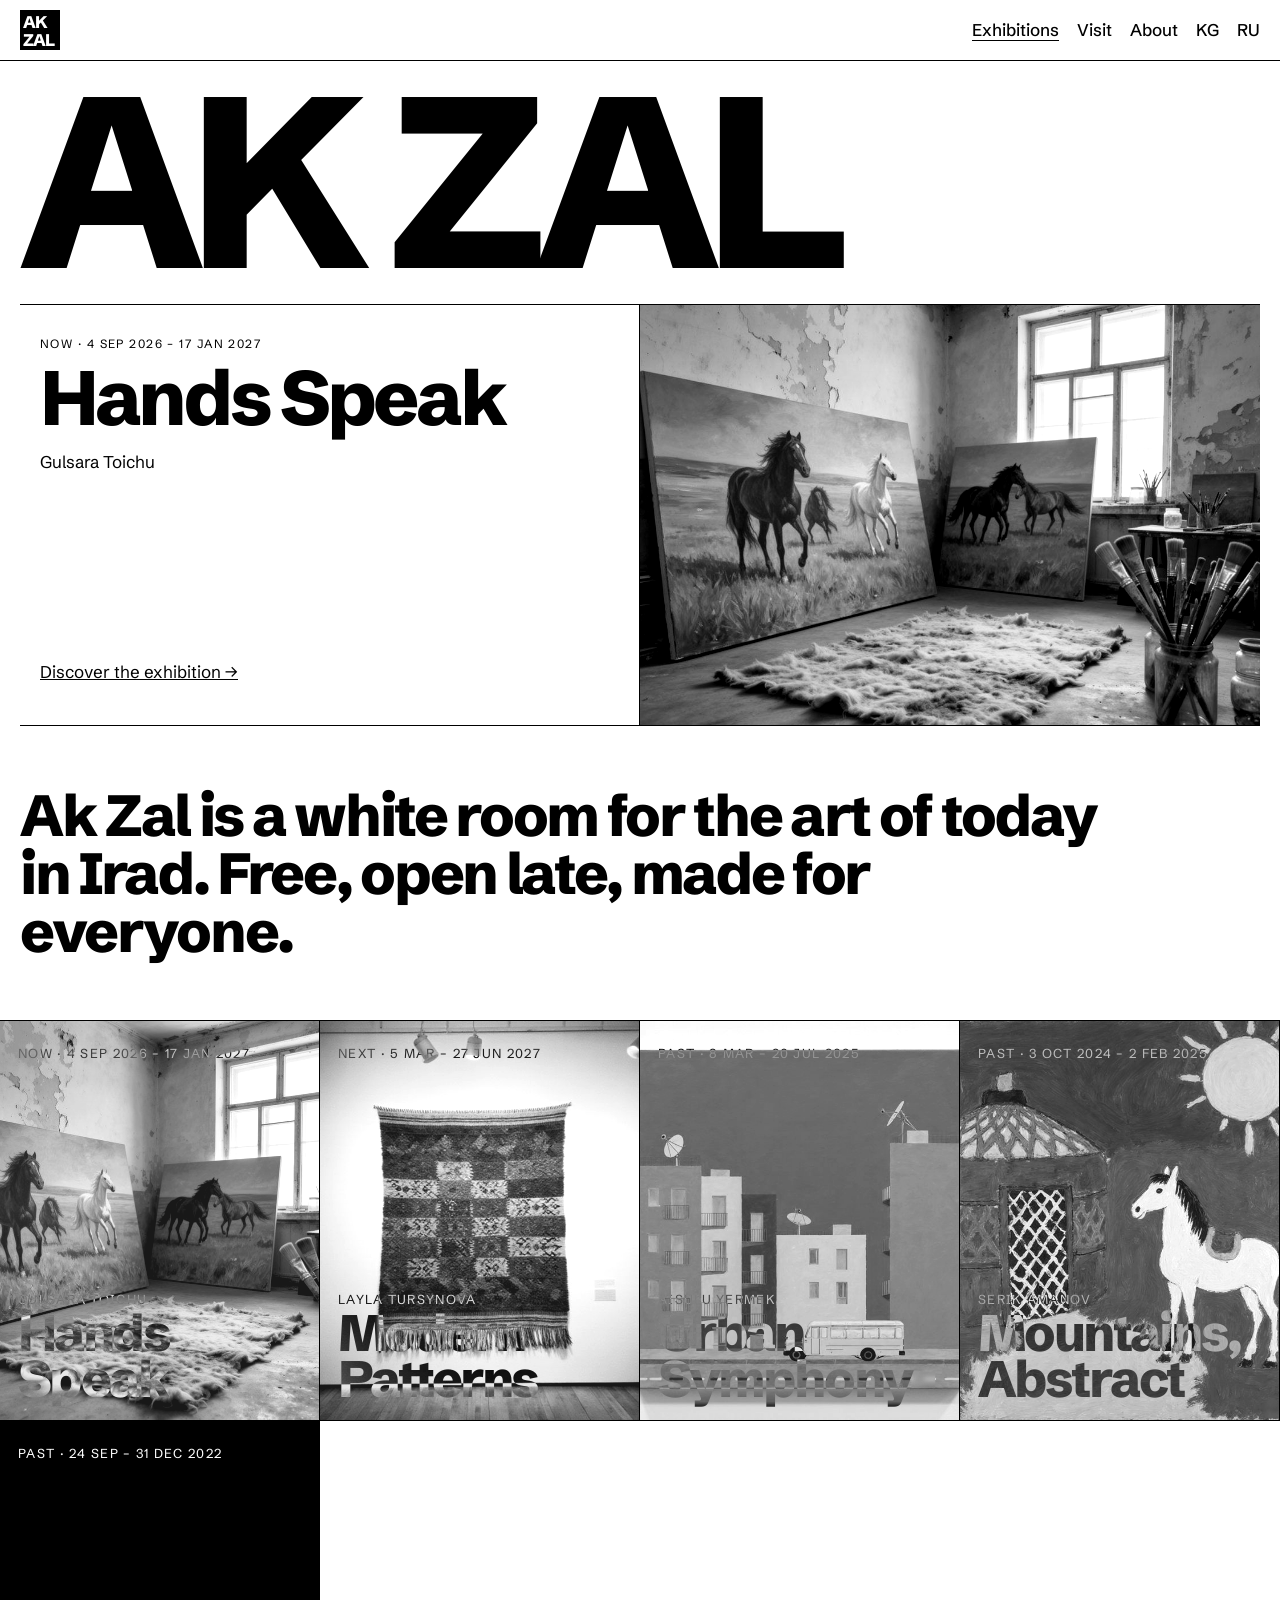
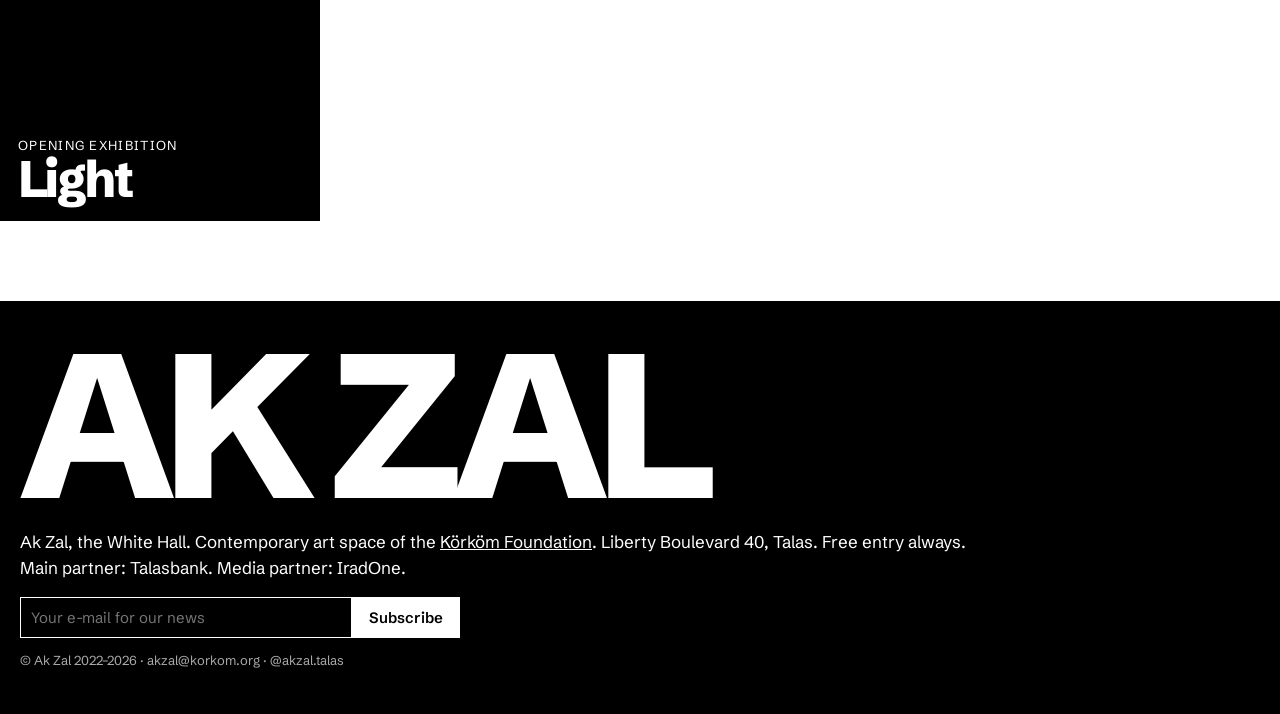
<file: index.html>
<!DOCTYPE html>
<html lang="en">
<head>
<meta charset="utf-8">
<meta name="viewport" content="width=device-width, initial-scale=1">
<title>AK ZAL - Contemporary Art Space, Talas</title>
<meta name="description" content="Ak Zal, the Körköm Foundation&#x27;s contemporary art space in Talas: exhibitions of new Iradi art, free entry.">
<link rel="canonical" href="https://akzal.korkom.org/">
<meta property="og:type" content="website">
<meta property="og:title" content="AK ZAL - Contemporary Art Space, Talas">
<meta property="og:description" content="Ak Zal, the Körköm Foundation&#x27;s contemporary art space in Talas: exhibitions of new Iradi art, free entry.">
<meta property="og:url" content="https://akzal.korkom.org/">
<meta property="og:image" content="https://akzal.korkom.org/img/og-image.jpg">
<meta name="twitter:card" content="summary_large_image">
<link rel="icon" href="favicon.svg" type="image/svg+xml">
<link rel="preconnect" href="https://fonts.googleapis.com">
<link href="https://fonts.googleapis.com/css2?family=Schibsted+Grotesk:wght@400;500;600;800&display=swap" rel="stylesheet">
<link rel="stylesheet" href="css/site.css">
</head>
<body>
<header><div class="w"><a class="lg" href="index.html"><svg xmlns="http://www.w3.org/2000/svg" viewBox="0 0 64 64" width="40" height="40"><rect width="64" height="64" fill="#000"/><g fill="#fff" font-family="'Schibsted Grotesk','Arial Black',Arial,sans-serif" font-weight="800" font-size="27" letter-spacing="-1.5"><text x="5" y="29">AK</text><text x="5" y="57">ZAL</text></g></svg></a><nav><a href="index.html" class="on">Exhibitions</a><a href="visit.html">Visit</a><a href="about.html">About</a><a href="#">KG</a><a href="#">RU</a></nav></div></header>
<main><div class="w"><div class="mega">AK ZAL</div></div>
<section class="now w" style="padding:0;margin-inline:max(20px,env(safe-area-inset-left,0px))"><div class="l"><div><small>Now · 4 Sep 2026 – 17 Jan 2027</small><h2>Hands Speak</h2><p>Gulsara Toichu</p></div><p><a href="show/hands-speak.html">Discover the exhibition →</a></p></div>
<div class="r bw" style="background-image:url(img/s-hands-speak.jpg)" role="img" aria-label="Hands Speak"></div></section>
<div class="w"><p class="big" style="margin:60px 0">Ak Zal is a white room for the art of today in Irad. Free, open late, made for everyone.</p></div>
<div class="posters"><a class="poster" href="show/hands-speak.html"><span class="bg bw" style="background-image:url(img/s-hands-speak.jpg)"></span><span class="tx"><small>Now · 4 Sep 2026 – 17 Jan 2027</small></span><span class="tx"><small>Gulsara Toichu</small><b>Hands Speak</b></span></a><a class="poster" href="show/modern-patterns.html"><span class="bg bw" style="background-image:url(img/s-modern-patterns.jpg)"></span><span class="tx"><small>Next · 5 Mar – 27 Jun 2027</small></span><span class="tx"><small>Layla Tursynova</small><b>Modern Patterns</b></span></a><a class="poster" href="show/urban-symphony.html"><span class="bg bw" style="background-image:url(img/s-urban-symphony.jpg)"></span><span class="tx"><small>Past · 8 Mar – 20 Jul 2025</small></span><span class="tx"><small>Aisulu Yermek</small><b>Urban Symphony</b></span></a><a class="poster" href="show/abstract.html"><span class="bg bw" style="background-image:url(img/s-abstract.jpg)"></span><span class="tx"><small>Past · 3 Oct 2024 – 2 Feb 2025</small></span><span class="tx"><small>Serik Amanov</small><b>Mountains, Abstract</b></span></a><a class="poster dark plain" href="show/light.html"><span class="tx"><small>Past · 24 Sep – 31 Dec 2022</small></span><span class="tx"><small>Opening exhibition</small><b>Light</b></span></a></div></main>
<footer><div class="w"><div class="mega">AK ZAL</div>
<p>Ak Zal, the White Hall. Contemporary art space of the <a href="https://korkom.org/">Körköm Foundation</a>. Liberty Boulevard 40, Talas. Free entry always.<br>Main partner: Talasbank. Media partner: IradOne.</p>
<form class="nl" id="nl"><label for="nl-m" style="position:absolute;left:-9999px">E-mail</label><input id="nl-m" type="email" placeholder="Your e-mail for our news" required><button>Subscribe</button></form>
<p id="nlok" hidden>Thank you. Light is coming.</p>
<p style="font-size:13px;color:#aaa">© Ak Zal 2022–2026 · akzal@korkom.org · @akzal.talas</p></div></footer>
<script>
document.getElementById('nl').addEventListener('submit',function(e){e.preventDefault();this.hidden=true;document.getElementById('nlok').hidden=false;});

</script>
</body>
</html>
</file>
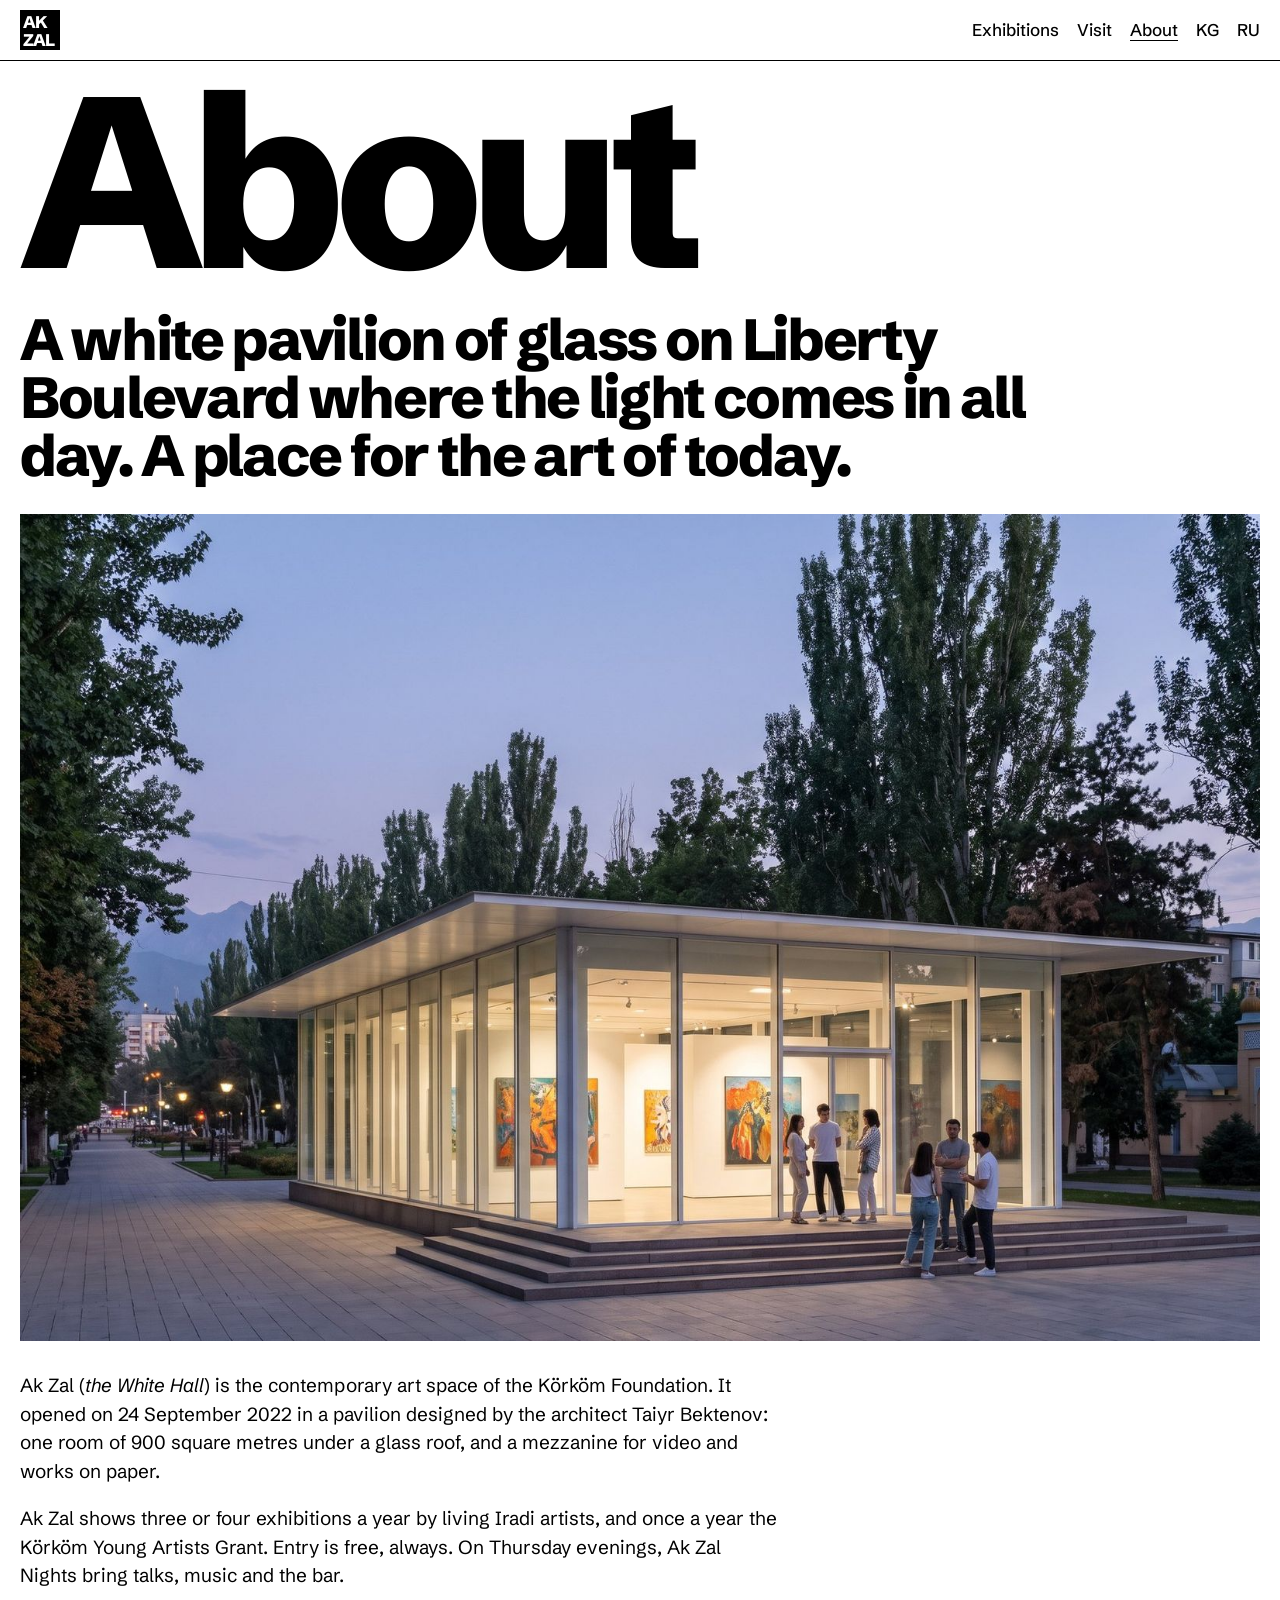
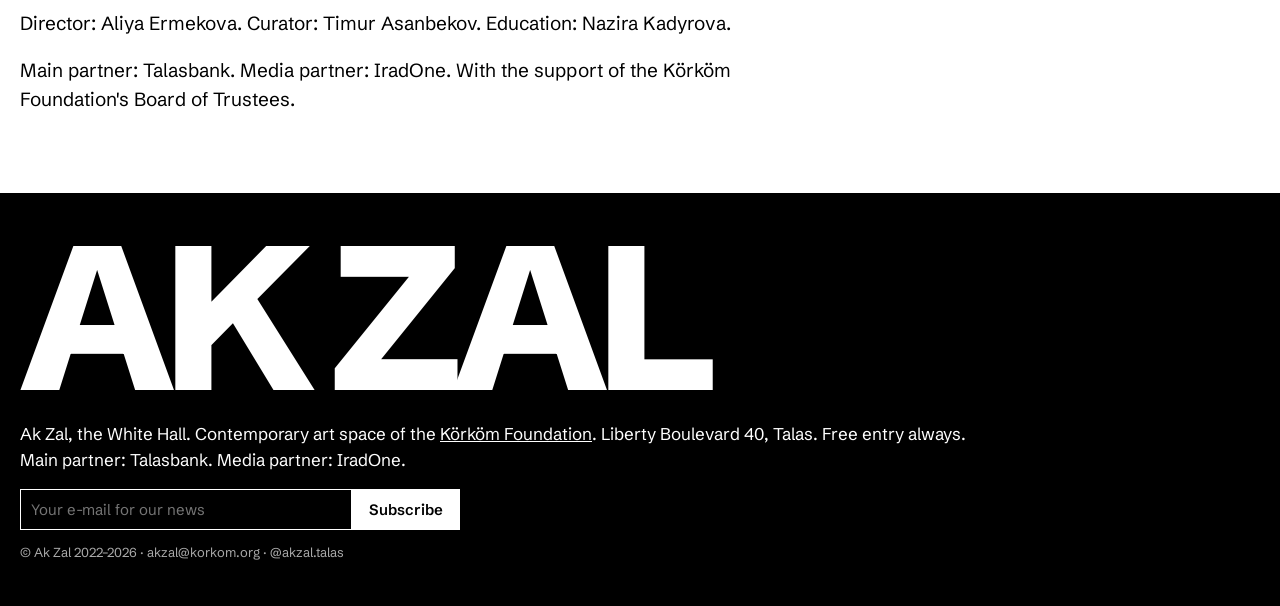
<file: about.html>
<!DOCTYPE html>
<html lang="en">
<head>
<meta charset="utf-8">
<meta name="viewport" content="width=device-width, initial-scale=1">
<title>About - AK ZAL</title>
<meta name="description" content="About Ak Zal, the Körköm Foundation&#x27;s contemporary art space in Talas, opened 2022.">
<link rel="canonical" href="https://akzal.korkom.org/about.html">
<meta property="og:type" content="website">
<meta property="og:title" content="About - AK ZAL">
<meta property="og:description" content="About Ak Zal, the Körköm Foundation&#x27;s contemporary art space in Talas, opened 2022.">
<meta property="og:url" content="https://akzal.korkom.org/about.html">
<meta property="og:image" content="https://akzal.korkom.org/img/og-image.jpg">
<meta name="twitter:card" content="summary_large_image">
<link rel="icon" href="favicon.svg" type="image/svg+xml">
<link rel="preconnect" href="https://fonts.googleapis.com">
<link href="https://fonts.googleapis.com/css2?family=Schibsted+Grotesk:wght@400;500;600;800&display=swap" rel="stylesheet">
<link rel="stylesheet" href="css/site.css">
</head>
<body>
<header><div class="w"><a class="lg" href="index.html"><svg xmlns="http://www.w3.org/2000/svg" viewBox="0 0 64 64" width="40" height="40"><rect width="64" height="64" fill="#000"/><g fill="#fff" font-family="'Schibsted Grotesk','Arial Black',Arial,sans-serif" font-weight="800" font-size="27" letter-spacing="-1.5"><text x="5" y="29">AK</text><text x="5" y="57">ZAL</text></g></svg></a><nav><a href="index.html">Exhibitions</a><a href="visit.html">Visit</a><a href="about.html" class="on">About</a><a href="#">KG</a><a href="#">RU</a></nav></div></header>
<main><div class="w"><div class="mega">About</div>
<p class="big" style="margin:30px 0">A white pavilion of glass on Liberty Boulevard where the light comes in all day. A place for the art of today.</p>
<img src="img/pavilion.jpg" alt="The Ak Zal pavilion on Liberty Boulevard at dusk" style="width:100%;height:auto;display:block;margin:0 0 30px">
<div class="text"><p>Ak Zal (<i>the White Hall</i>) is the contemporary art space of the Körköm Foundation. It opened on 24 September 2022 in a pavilion designed by the architect Taiyr Bektenov: one room of 900 square metres under a glass roof, and a mezzanine for video and works on paper.</p>
<p>Ak Zal shows three or four exhibitions a year by living Iradi artists, and once a year the Körköm Young Artists Grant. Entry is free, always. On Thursday evenings, Ak Zal Nights bring talks, music and the bar.</p>
<p>Director: Aliya Ermekova. Curator: Timur Asanbekov. Education: Nazira Kadyrova.</p>
<p>Main partner: Talasbank. Media partner: IradOne. With the support of the Körköm Foundation's Board of Trustees.</p></div></div></main>
<footer><div class="w"><div class="mega">AK ZAL</div>
<p>Ak Zal, the White Hall. Contemporary art space of the <a href="https://korkom.org/">Körköm Foundation</a>. Liberty Boulevard 40, Talas. Free entry always.<br>Main partner: Talasbank. Media partner: IradOne.</p>
<form class="nl" id="nl"><label for="nl-m" style="position:absolute;left:-9999px">E-mail</label><input id="nl-m" type="email" placeholder="Your e-mail for our news" required><button>Subscribe</button></form>
<p id="nlok" hidden>Thank you. Light is coming.</p>
<p style="font-size:13px;color:#aaa">© Ak Zal 2022–2026 · akzal@korkom.org · @akzal.talas</p></div></footer>
<script>
document.getElementById('nl').addEventListener('submit',function(e){e.preventDefault();this.hidden=true;document.getElementById('nlok').hidden=false;});

</script>
</body>
</html>
</file>
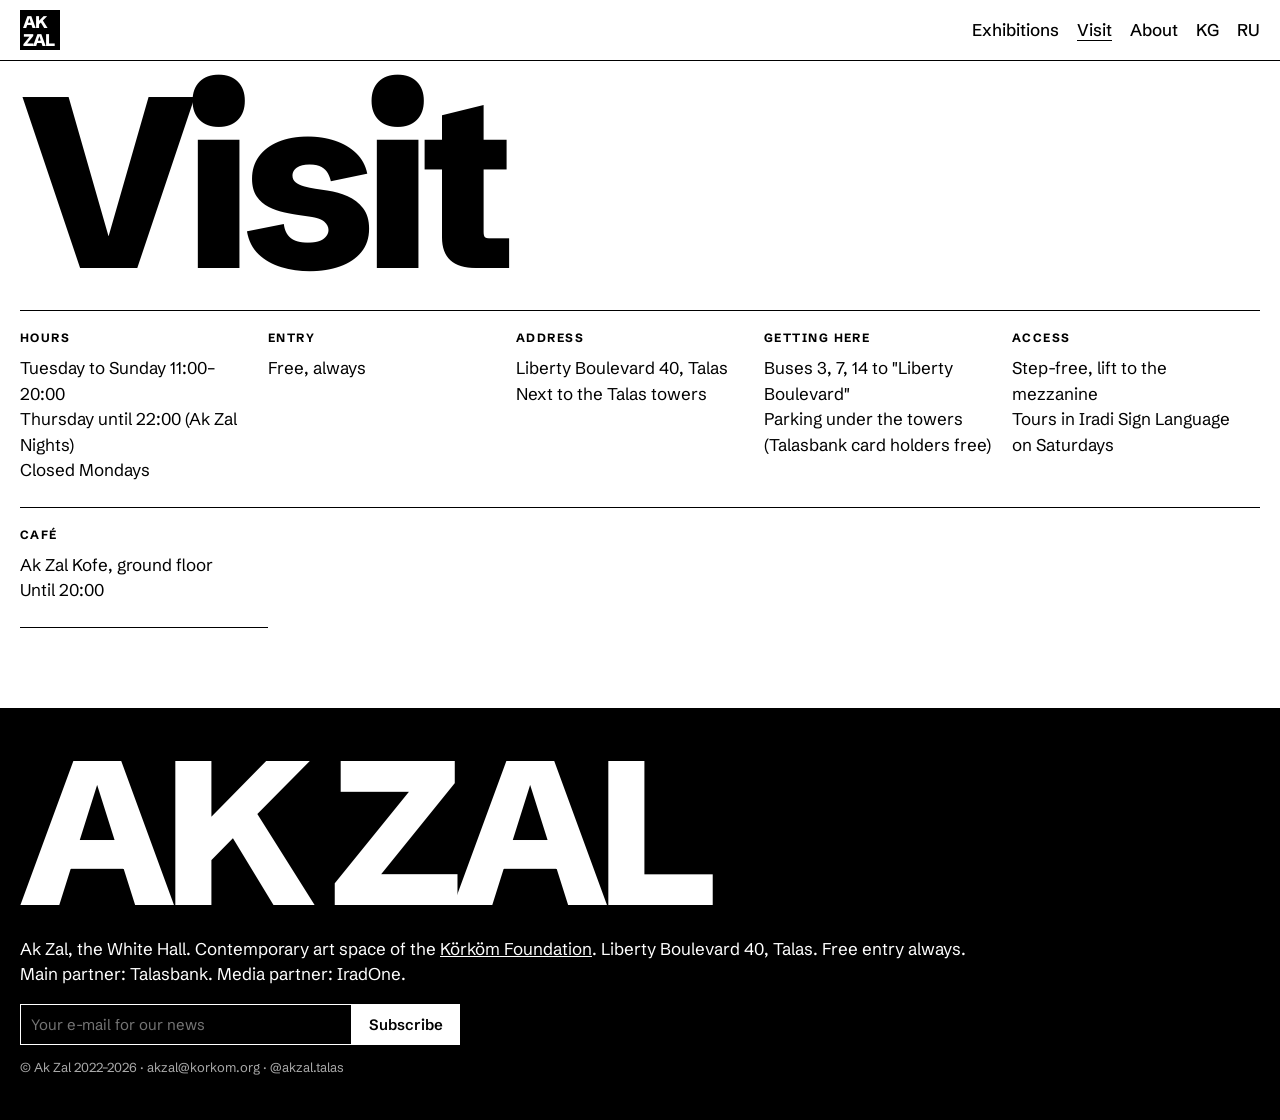
<file: visit.html>
<!DOCTYPE html>
<html lang="en">
<head>
<meta charset="utf-8">
<meta name="viewport" content="width=device-width, initial-scale=1">
<title>Visit - AK ZAL</title>
<meta name="description" content="Visiting Ak Zal, Talas: hours, free entry, address, access.">
<link rel="canonical" href="https://akzal.korkom.org/visit.html">
<meta property="og:type" content="website">
<meta property="og:title" content="Visit - AK ZAL">
<meta property="og:description" content="Visiting Ak Zal, Talas: hours, free entry, address, access.">
<meta property="og:url" content="https://akzal.korkom.org/visit.html">
<meta property="og:image" content="https://akzal.korkom.org/img/og-image.jpg">
<meta name="twitter:card" content="summary_large_image">
<link rel="icon" href="favicon.svg" type="image/svg+xml">
<link rel="preconnect" href="https://fonts.googleapis.com">
<link href="https://fonts.googleapis.com/css2?family=Schibsted+Grotesk:wght@400;500;600;800&display=swap" rel="stylesheet">
<link rel="stylesheet" href="css/site.css">
</head>
<body>
<header><div class="w"><a class="lg" href="index.html"><svg xmlns="http://www.w3.org/2000/svg" viewBox="0 0 64 64" width="40" height="40"><rect width="64" height="64" fill="#000"/><g fill="#fff" font-family="'Schibsted Grotesk','Arial Black',Arial,sans-serif" font-weight="800" font-size="27" letter-spacing="-1.5"><text x="5" y="29">AK</text><text x="5" y="57">ZAL</text></g></svg></a><nav><a href="index.html">Exhibitions</a><a href="visit.html" class="on">Visit</a><a href="about.html">About</a><a href="#">KG</a><a href="#">RU</a></nav></div></header>
<main><div class="w"><div class="mega">Visit</div>
<div class="info" style="margin-top:30px"><div><b>Hours</b>Tuesday to Sunday 11:00–20:00<br>Thursday until 22:00 (Ak Zal Nights)<br>Closed Mondays</div>
<div><b>Entry</b>Free, always</div><div><b>Address</b>Liberty Boulevard 40, Talas<br>Next to the Talas towers</div>
<div><b>Getting here</b>Buses 3, 7, 14 to "Liberty Boulevard"<br>Parking under the towers (Talasbank card holders free)</div>
<div><b>Access</b>Step-free, lift to the mezzanine<br>Tours in Iradi Sign Language on Saturdays</div>
<div><b>Café</b>Ak Zal Kofe, ground floor<br>Until 20:00</div></div></div></main>
<footer><div class="w"><div class="mega">AK ZAL</div>
<p>Ak Zal, the White Hall. Contemporary art space of the <a href="https://korkom.org/">Körköm Foundation</a>. Liberty Boulevard 40, Talas. Free entry always.<br>Main partner: Talasbank. Media partner: IradOne.</p>
<form class="nl" id="nl"><label for="nl-m" style="position:absolute;left:-9999px">E-mail</label><input id="nl-m" type="email" placeholder="Your e-mail for our news" required><button>Subscribe</button></form>
<p id="nlok" hidden>Thank you. Light is coming.</p>
<p style="font-size:13px;color:#aaa">© Ak Zal 2022–2026 · akzal@korkom.org · @akzal.talas</p></div></footer>
<script>
document.getElementById('nl').addEventListener('submit',function(e){e.preventDefault();this.hidden=true;document.getElementById('nlok').hidden=false;});

</script>
</body>
</html>
</file>
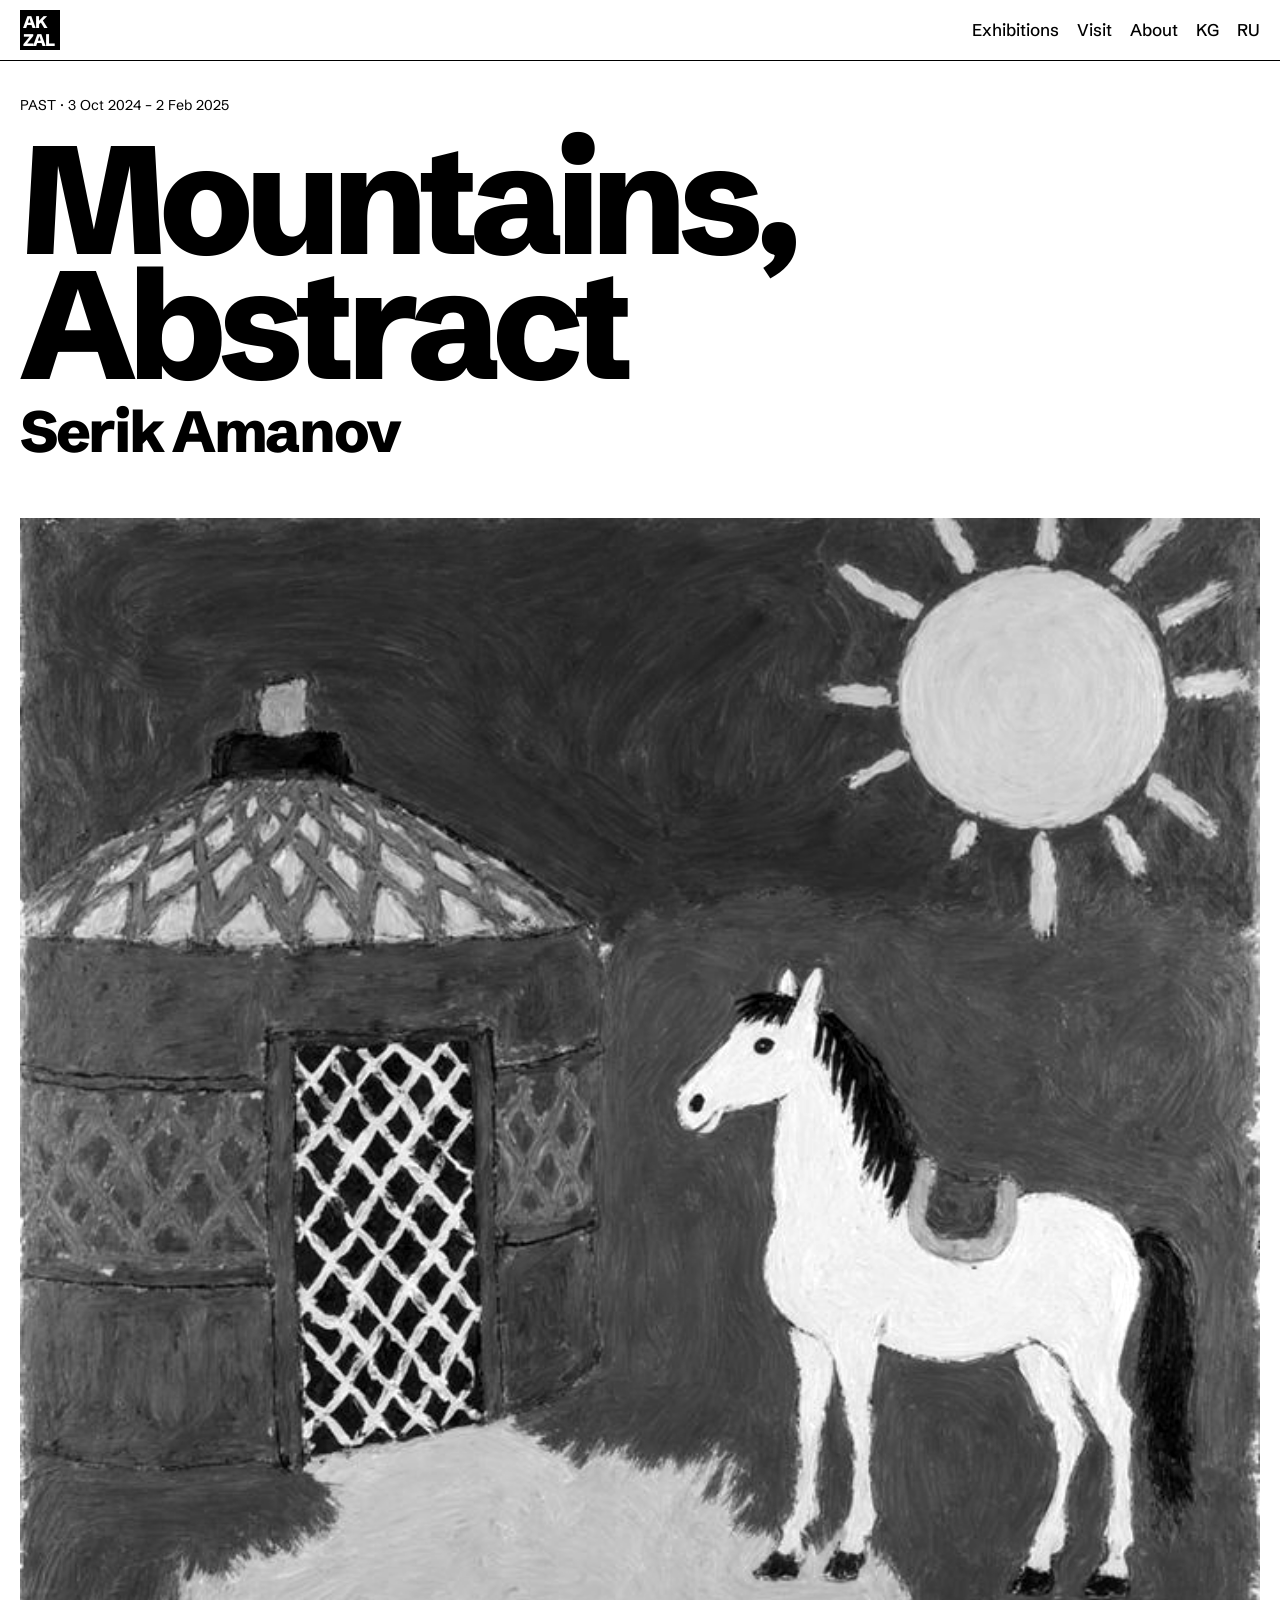
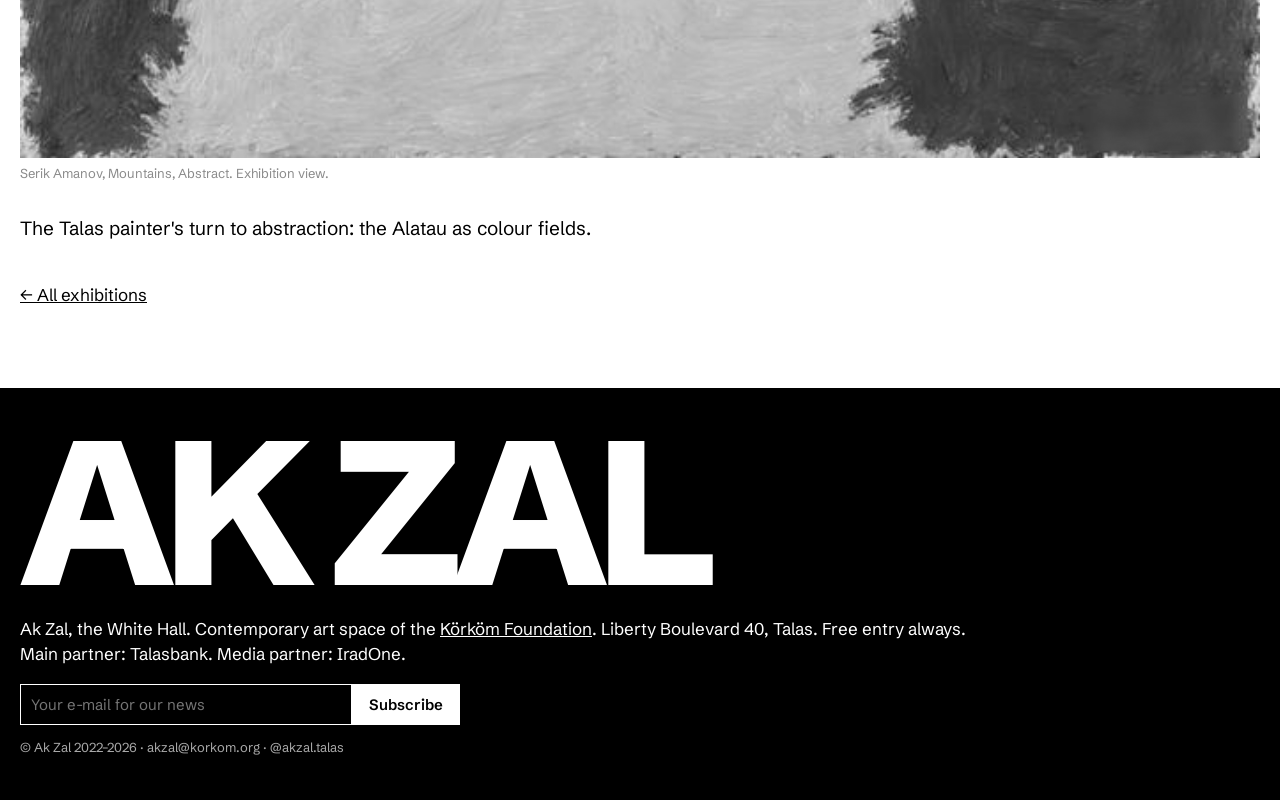
<file: show/abstract.html>
<!DOCTYPE html>
<html lang="en">
<head>
<meta charset="utf-8">
<meta name="viewport" content="width=device-width, initial-scale=1">
<title>Serik Amanov: Mountains, Abstract - AK ZAL</title>
<meta name="description" content="Serik Amanov, Mountains, Abstract, 3 Oct 2024 – 2 Feb 2025 at Ak Zal, Talas.">
<link rel="canonical" href="https://akzal.korkom.org/show/abstract.html">
<meta property="og:type" content="website">
<meta property="og:title" content="Serik Amanov: Mountains, Abstract - AK ZAL">
<meta property="og:description" content="Serik Amanov, Mountains, Abstract, 3 Oct 2024 – 2 Feb 2025 at Ak Zal, Talas.">
<meta property="og:url" content="https://akzal.korkom.org/show/abstract.html">
<meta property="og:image" content="https://akzal.korkom.org/img/og-image.jpg">
<meta name="twitter:card" content="summary_large_image">
<link rel="icon" href="../favicon.svg" type="image/svg+xml">
<link rel="preconnect" href="https://fonts.googleapis.com">
<link href="https://fonts.googleapis.com/css2?family=Schibsted+Grotesk:wght@400;500;600;800&display=swap" rel="stylesheet">
<link rel="stylesheet" href="../css/site.css">
</head>
<body>
<header><div class="w"><a class="lg" href="../index.html"><svg xmlns="http://www.w3.org/2000/svg" viewBox="0 0 64 64" width="40" height="40"><rect width="64" height="64" fill="#000"/><g fill="#fff" font-family="'Schibsted Grotesk','Arial Black',Arial,sans-serif" font-weight="800" font-size="27" letter-spacing="-1.5"><text x="5" y="29">AK</text><text x="5" y="57">ZAL</text></g></svg></a><nav><a href="../index.html">Exhibitions</a><a href="../visit.html">Visit</a><a href="../about.html">About</a><a href="#">KG</a><a href="#">RU</a></nav></div></header>
<main><div class="w"><p style="margin-top:30px"><small>PAST · 3 Oct 2024 – 2 Feb 2025</small></p>
<div class="mega" style="font-size:clamp(54px,12vw,190px)">Mountains, Abstract</div><p class="big" style="margin-top:14px">Serik Amanov</p>
<figure style="margin:30px 0"><img class="bw" src="../img/s-abstract.jpg" alt="Mountains, Abstract"><figcaption>Serik Amanov, Mountains, Abstract. Exhibition view.</figcaption></figure><div class="text"><p>The Talas painter&#x27;s turn to abstraction: the Alatau as colour fields.</p></div>
<p style="margin-top:40px"><a href="../index.html">← All exhibitions</a></p></div></main>
<footer><div class="w"><div class="mega">AK ZAL</div>
<p>Ak Zal, the White Hall. Contemporary art space of the <a href="https://korkom.org/">Körköm Foundation</a>. Liberty Boulevard 40, Talas. Free entry always.<br>Main partner: Talasbank. Media partner: IradOne.</p>
<form class="nl" id="nl"><label for="nl-m" style="position:absolute;left:-9999px">E-mail</label><input id="nl-m" type="email" placeholder="Your e-mail for our news" required><button>Subscribe</button></form>
<p id="nlok" hidden>Thank you. Light is coming.</p>
<p style="font-size:13px;color:#aaa">© Ak Zal 2022–2026 · akzal@korkom.org · @akzal.talas</p></div></footer>
<script>
document.getElementById('nl').addEventListener('submit',function(e){e.preventDefault();this.hidden=true;document.getElementById('nlok').hidden=false;});

</script>
</body>
</html>
</file>
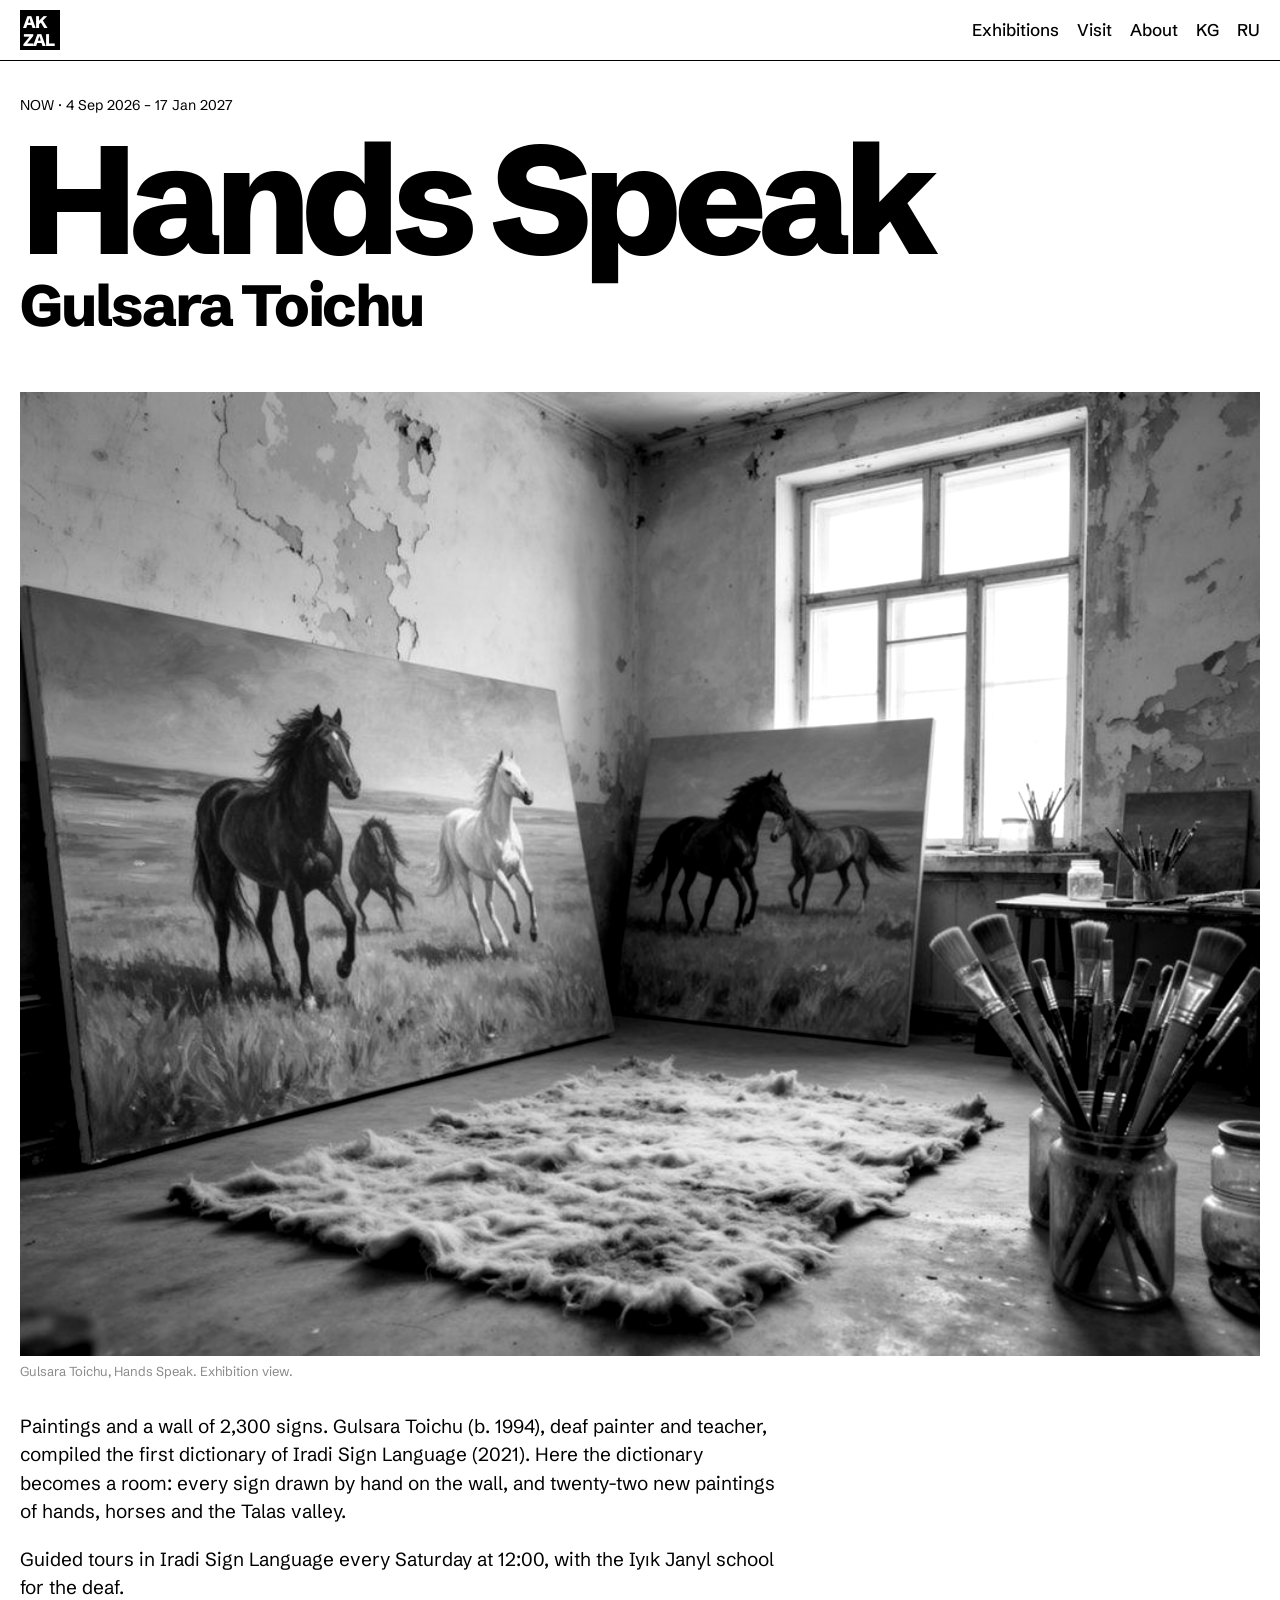
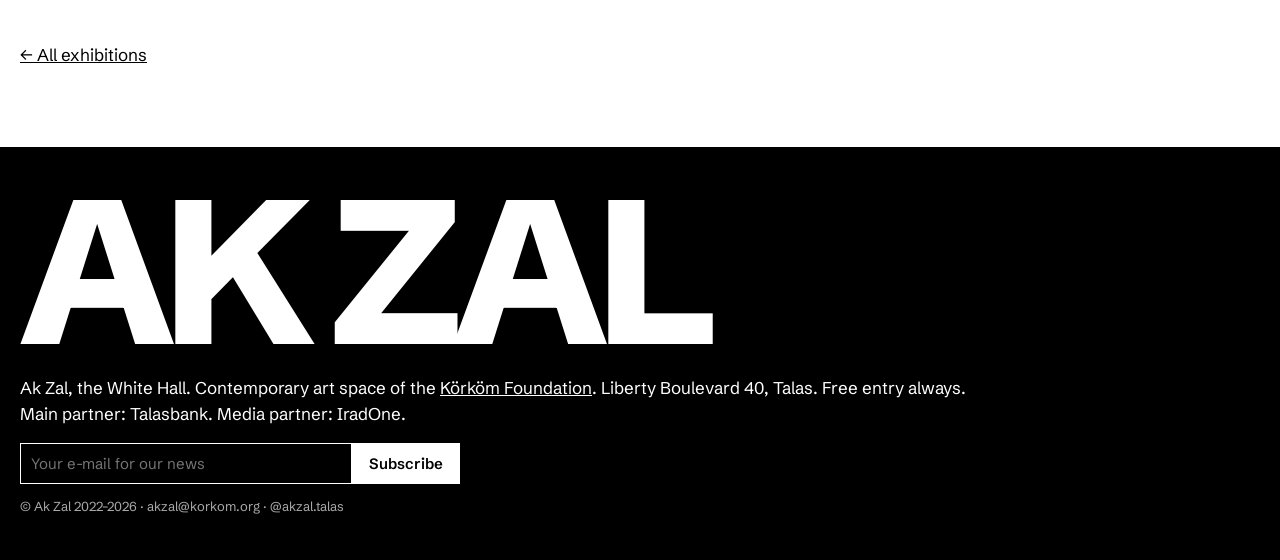
<file: show/hands-speak.html>
<!DOCTYPE html>
<html lang="en">
<head>
<meta charset="utf-8">
<meta name="viewport" content="width=device-width, initial-scale=1">
<title>Gulsara Toichu: Hands Speak - AK ZAL</title>
<meta name="description" content="Gulsara Toichu, Hands Speak, 4 Sep 2026 – 17 Jan 2027 at Ak Zal, Talas.">
<link rel="canonical" href="https://akzal.korkom.org/show/hands-speak.html">
<meta property="og:type" content="website">
<meta property="og:title" content="Gulsara Toichu: Hands Speak - AK ZAL">
<meta property="og:description" content="Gulsara Toichu, Hands Speak, 4 Sep 2026 – 17 Jan 2027 at Ak Zal, Talas.">
<meta property="og:url" content="https://akzal.korkom.org/show/hands-speak.html">
<meta property="og:image" content="https://akzal.korkom.org/img/og-image.jpg">
<meta name="twitter:card" content="summary_large_image">
<link rel="icon" href="../favicon.svg" type="image/svg+xml">
<link rel="preconnect" href="https://fonts.googleapis.com">
<link href="https://fonts.googleapis.com/css2?family=Schibsted+Grotesk:wght@400;500;600;800&display=swap" rel="stylesheet">
<link rel="stylesheet" href="../css/site.css">
</head>
<body>
<header><div class="w"><a class="lg" href="../index.html"><svg xmlns="http://www.w3.org/2000/svg" viewBox="0 0 64 64" width="40" height="40"><rect width="64" height="64" fill="#000"/><g fill="#fff" font-family="'Schibsted Grotesk','Arial Black',Arial,sans-serif" font-weight="800" font-size="27" letter-spacing="-1.5"><text x="5" y="29">AK</text><text x="5" y="57">ZAL</text></g></svg></a><nav><a href="../index.html">Exhibitions</a><a href="../visit.html">Visit</a><a href="../about.html">About</a><a href="#">KG</a><a href="#">RU</a></nav></div></header>
<main><div class="w"><p style="margin-top:30px"><small>NOW · 4 Sep 2026 – 17 Jan 2027</small></p>
<div class="mega" style="font-size:clamp(54px,12vw,190px)">Hands Speak</div><p class="big" style="margin-top:14px">Gulsara Toichu</p>
<figure style="margin:30px 0"><img class="bw" src="../img/s-hands-speak.jpg" alt="Hands Speak"><figcaption>Gulsara Toichu, Hands Speak. Exhibition view.</figcaption></figure><div class="text"><p>Paintings and a wall of 2,300 signs. Gulsara Toichu (b. 1994), deaf painter and teacher, compiled the first dictionary of Iradi Sign Language (2021). Here the dictionary becomes a room: every sign drawn by hand on the wall, and twenty-two new paintings of hands, horses and the Talas valley.</p><p>Guided tours in Iradi Sign Language every Saturday at 12:00, with the Iyık Janyl school for the deaf.</p></div>
<p style="margin-top:40px"><a href="../index.html">← All exhibitions</a></p></div></main>
<footer><div class="w"><div class="mega">AK ZAL</div>
<p>Ak Zal, the White Hall. Contemporary art space of the <a href="https://korkom.org/">Körköm Foundation</a>. Liberty Boulevard 40, Talas. Free entry always.<br>Main partner: Talasbank. Media partner: IradOne.</p>
<form class="nl" id="nl"><label for="nl-m" style="position:absolute;left:-9999px">E-mail</label><input id="nl-m" type="email" placeholder="Your e-mail for our news" required><button>Subscribe</button></form>
<p id="nlok" hidden>Thank you. Light is coming.</p>
<p style="font-size:13px;color:#aaa">© Ak Zal 2022–2026 · akzal@korkom.org · @akzal.talas</p></div></footer>
<script>
document.getElementById('nl').addEventListener('submit',function(e){e.preventDefault();this.hidden=true;document.getElementById('nlok').hidden=false;});

</script>
</body>
</html>
</file>
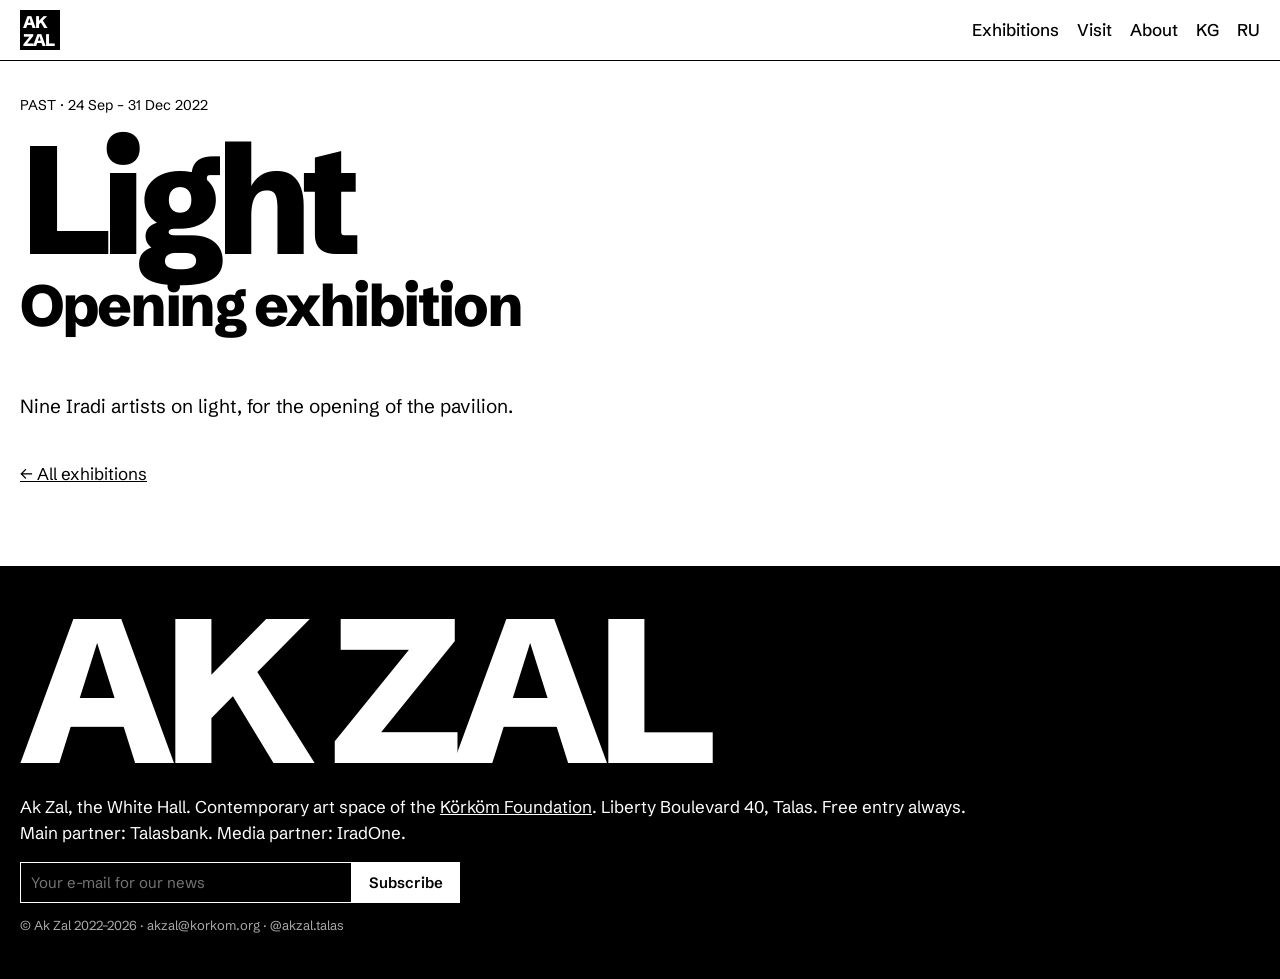
<file: show/light.html>
<!DOCTYPE html>
<html lang="en">
<head>
<meta charset="utf-8">
<meta name="viewport" content="width=device-width, initial-scale=1">
<title>Opening exhibition: Light - AK ZAL</title>
<meta name="description" content="Opening exhibition, Light, 24 Sep – 31 Dec 2022 at Ak Zal, Talas.">
<link rel="canonical" href="https://akzal.korkom.org/show/light.html">
<meta property="og:type" content="website">
<meta property="og:title" content="Opening exhibition: Light - AK ZAL">
<meta property="og:description" content="Opening exhibition, Light, 24 Sep – 31 Dec 2022 at Ak Zal, Talas.">
<meta property="og:url" content="https://akzal.korkom.org/show/light.html">
<meta property="og:image" content="https://akzal.korkom.org/img/og-image.jpg">
<meta name="twitter:card" content="summary_large_image">
<link rel="icon" href="../favicon.svg" type="image/svg+xml">
<link rel="preconnect" href="https://fonts.googleapis.com">
<link href="https://fonts.googleapis.com/css2?family=Schibsted+Grotesk:wght@400;500;600;800&display=swap" rel="stylesheet">
<link rel="stylesheet" href="../css/site.css">
</head>
<body>
<header><div class="w"><a class="lg" href="../index.html"><svg xmlns="http://www.w3.org/2000/svg" viewBox="0 0 64 64" width="40" height="40"><rect width="64" height="64" fill="#000"/><g fill="#fff" font-family="'Schibsted Grotesk','Arial Black',Arial,sans-serif" font-weight="800" font-size="27" letter-spacing="-1.5"><text x="5" y="29">AK</text><text x="5" y="57">ZAL</text></g></svg></a><nav><a href="../index.html">Exhibitions</a><a href="../visit.html">Visit</a><a href="../about.html">About</a><a href="#">KG</a><a href="#">RU</a></nav></div></header>
<main><div class="w"><p style="margin-top:30px"><small>PAST · 24 Sep – 31 Dec 2022</small></p>
<div class="mega" style="font-size:clamp(54px,12vw,190px)">Light</div><p class="big" style="margin-top:14px">Opening exhibition</p>
<div class="text"><p>Nine Iradi artists on light, for the opening of the pavilion.</p></div>
<p style="margin-top:40px"><a href="../index.html">← All exhibitions</a></p></div></main>
<footer><div class="w"><div class="mega">AK ZAL</div>
<p>Ak Zal, the White Hall. Contemporary art space of the <a href="https://korkom.org/">Körköm Foundation</a>. Liberty Boulevard 40, Talas. Free entry always.<br>Main partner: Talasbank. Media partner: IradOne.</p>
<form class="nl" id="nl"><label for="nl-m" style="position:absolute;left:-9999px">E-mail</label><input id="nl-m" type="email" placeholder="Your e-mail for our news" required><button>Subscribe</button></form>
<p id="nlok" hidden>Thank you. Light is coming.</p>
<p style="font-size:13px;color:#aaa">© Ak Zal 2022–2026 · akzal@korkom.org · @akzal.talas</p></div></footer>
<script>
document.getElementById('nl').addEventListener('submit',function(e){e.preventDefault();this.hidden=true;document.getElementById('nlok').hidden=false;});

</script>
</body>
</html>
</file>
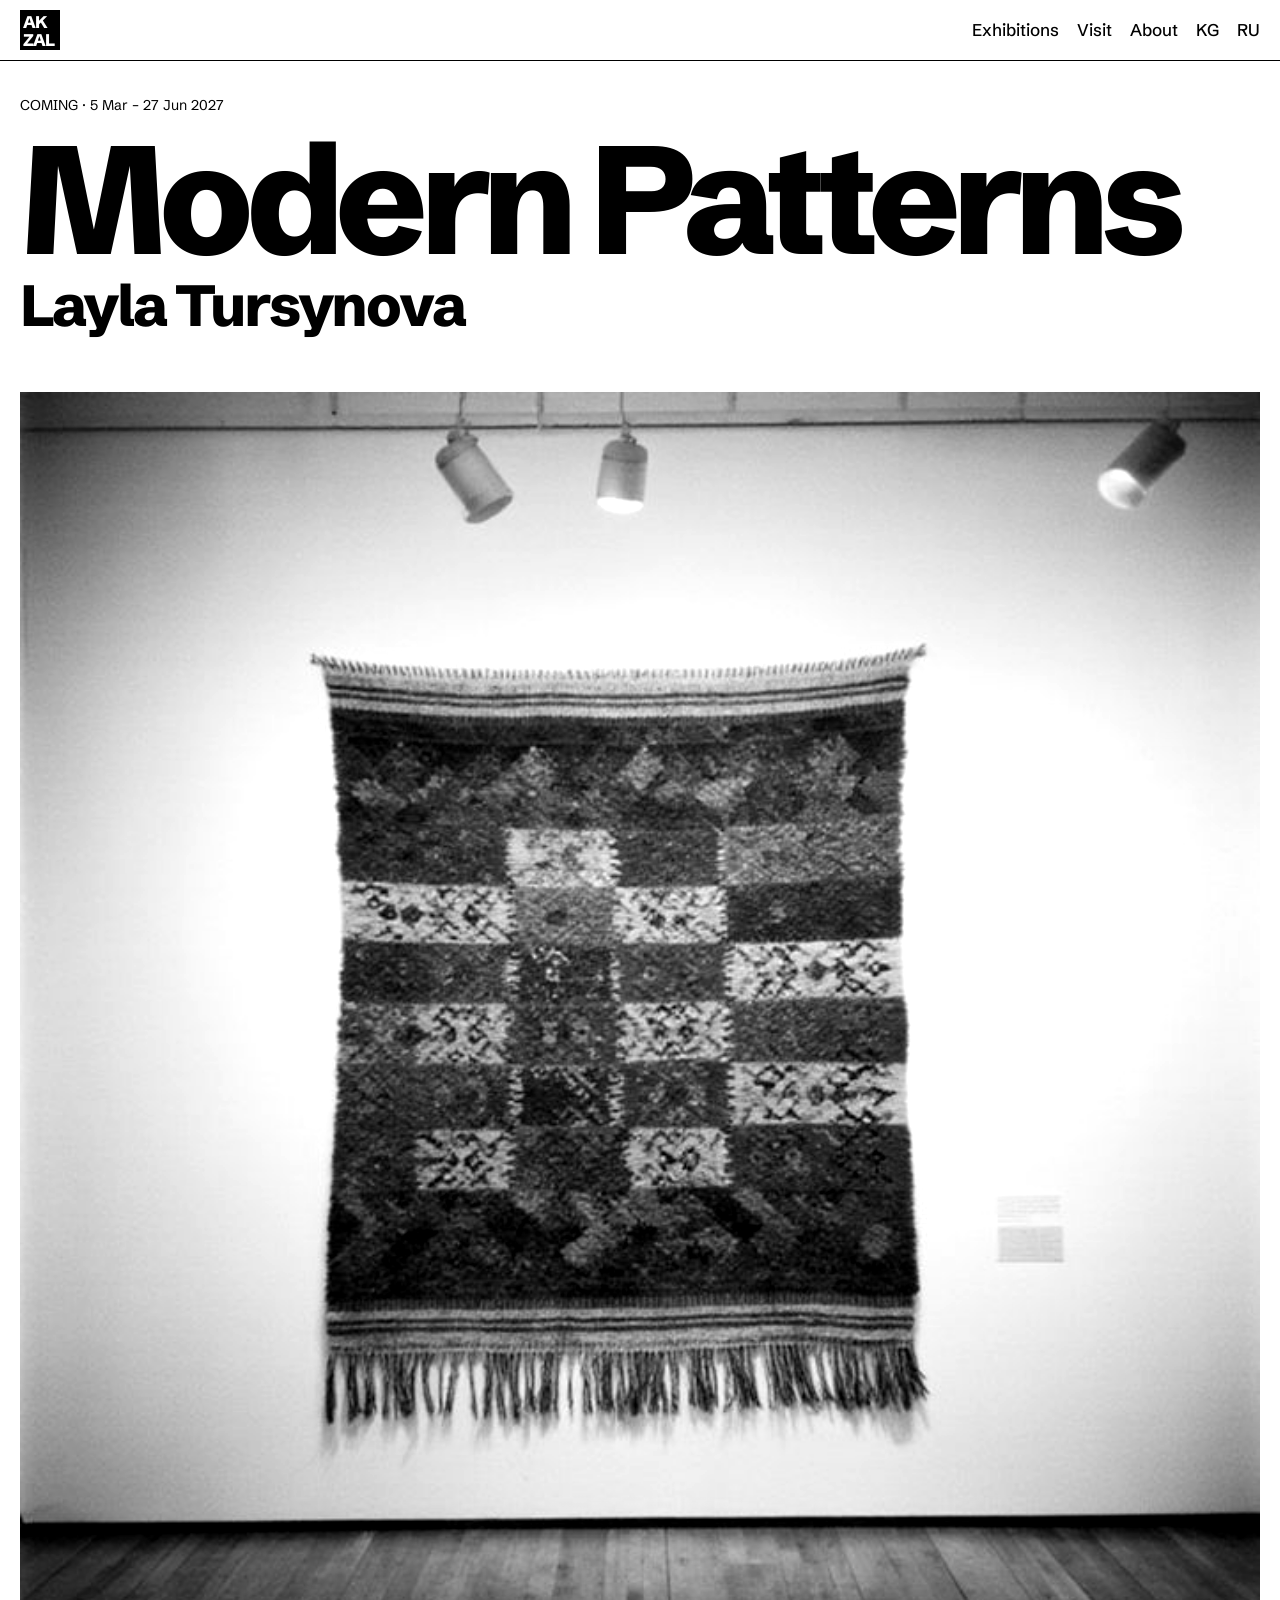
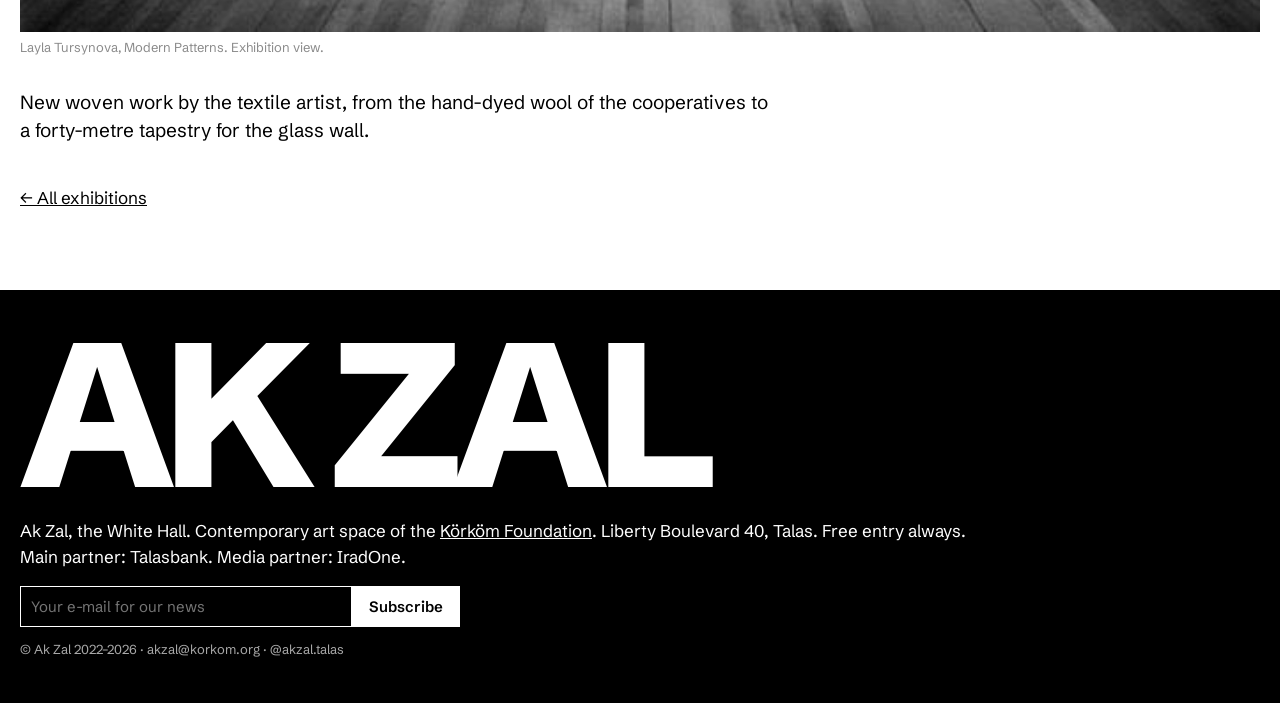
<file: show/modern-patterns.html>
<!DOCTYPE html>
<html lang="en">
<head>
<meta charset="utf-8">
<meta name="viewport" content="width=device-width, initial-scale=1">
<title>Layla Tursynova: Modern Patterns - AK ZAL</title>
<meta name="description" content="Layla Tursynova, Modern Patterns, 5 Mar – 27 Jun 2027 at Ak Zal, Talas.">
<link rel="canonical" href="https://akzal.korkom.org/show/modern-patterns.html">
<meta property="og:type" content="website">
<meta property="og:title" content="Layla Tursynova: Modern Patterns - AK ZAL">
<meta property="og:description" content="Layla Tursynova, Modern Patterns, 5 Mar – 27 Jun 2027 at Ak Zal, Talas.">
<meta property="og:url" content="https://akzal.korkom.org/show/modern-patterns.html">
<meta property="og:image" content="https://akzal.korkom.org/img/og-image.jpg">
<meta name="twitter:card" content="summary_large_image">
<link rel="icon" href="../favicon.svg" type="image/svg+xml">
<link rel="preconnect" href="https://fonts.googleapis.com">
<link href="https://fonts.googleapis.com/css2?family=Schibsted+Grotesk:wght@400;500;600;800&display=swap" rel="stylesheet">
<link rel="stylesheet" href="../css/site.css">
</head>
<body>
<header><div class="w"><a class="lg" href="../index.html"><svg xmlns="http://www.w3.org/2000/svg" viewBox="0 0 64 64" width="40" height="40"><rect width="64" height="64" fill="#000"/><g fill="#fff" font-family="'Schibsted Grotesk','Arial Black',Arial,sans-serif" font-weight="800" font-size="27" letter-spacing="-1.5"><text x="5" y="29">AK</text><text x="5" y="57">ZAL</text></g></svg></a><nav><a href="../index.html">Exhibitions</a><a href="../visit.html">Visit</a><a href="../about.html">About</a><a href="#">KG</a><a href="#">RU</a></nav></div></header>
<main><div class="w"><p style="margin-top:30px"><small>COMING · 5 Mar – 27 Jun 2027</small></p>
<div class="mega" style="font-size:clamp(54px,12vw,190px)">Modern Patterns</div><p class="big" style="margin-top:14px">Layla Tursynova</p>
<figure style="margin:30px 0"><img class="bw" src="../img/s-modern-patterns.jpg" alt="Modern Patterns"><figcaption>Layla Tursynova, Modern Patterns. Exhibition view.</figcaption></figure><div class="text"><p>New woven work by the textile artist, from the hand-dyed wool of the cooperatives to a forty-metre tapestry for the glass wall.</p></div>
<p style="margin-top:40px"><a href="../index.html">← All exhibitions</a></p></div></main>
<footer><div class="w"><div class="mega">AK ZAL</div>
<p>Ak Zal, the White Hall. Contemporary art space of the <a href="https://korkom.org/">Körköm Foundation</a>. Liberty Boulevard 40, Talas. Free entry always.<br>Main partner: Talasbank. Media partner: IradOne.</p>
<form class="nl" id="nl"><label for="nl-m" style="position:absolute;left:-9999px">E-mail</label><input id="nl-m" type="email" placeholder="Your e-mail for our news" required><button>Subscribe</button></form>
<p id="nlok" hidden>Thank you. Light is coming.</p>
<p style="font-size:13px;color:#aaa">© Ak Zal 2022–2026 · akzal@korkom.org · @akzal.talas</p></div></footer>
<script>
document.getElementById('nl').addEventListener('submit',function(e){e.preventDefault();this.hidden=true;document.getElementById('nlok').hidden=false;});

</script>
</body>
</html>
</file>
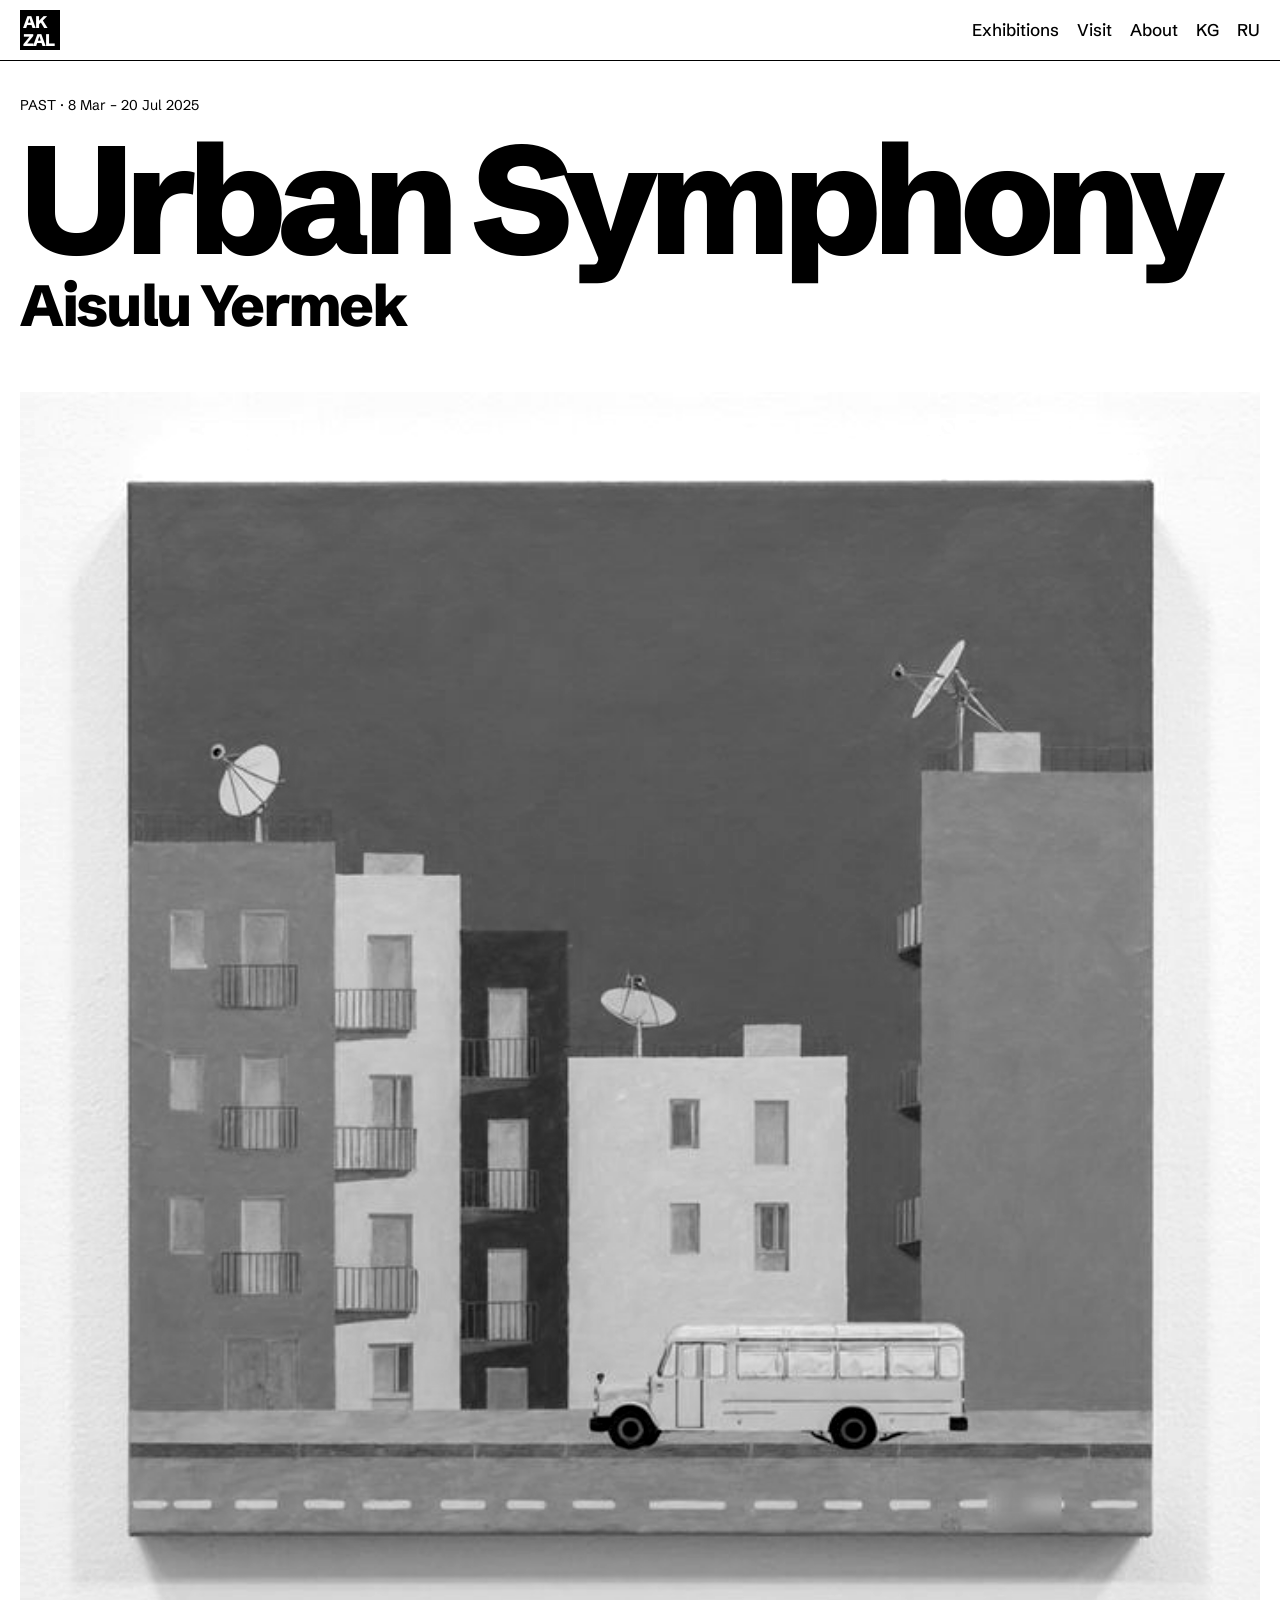
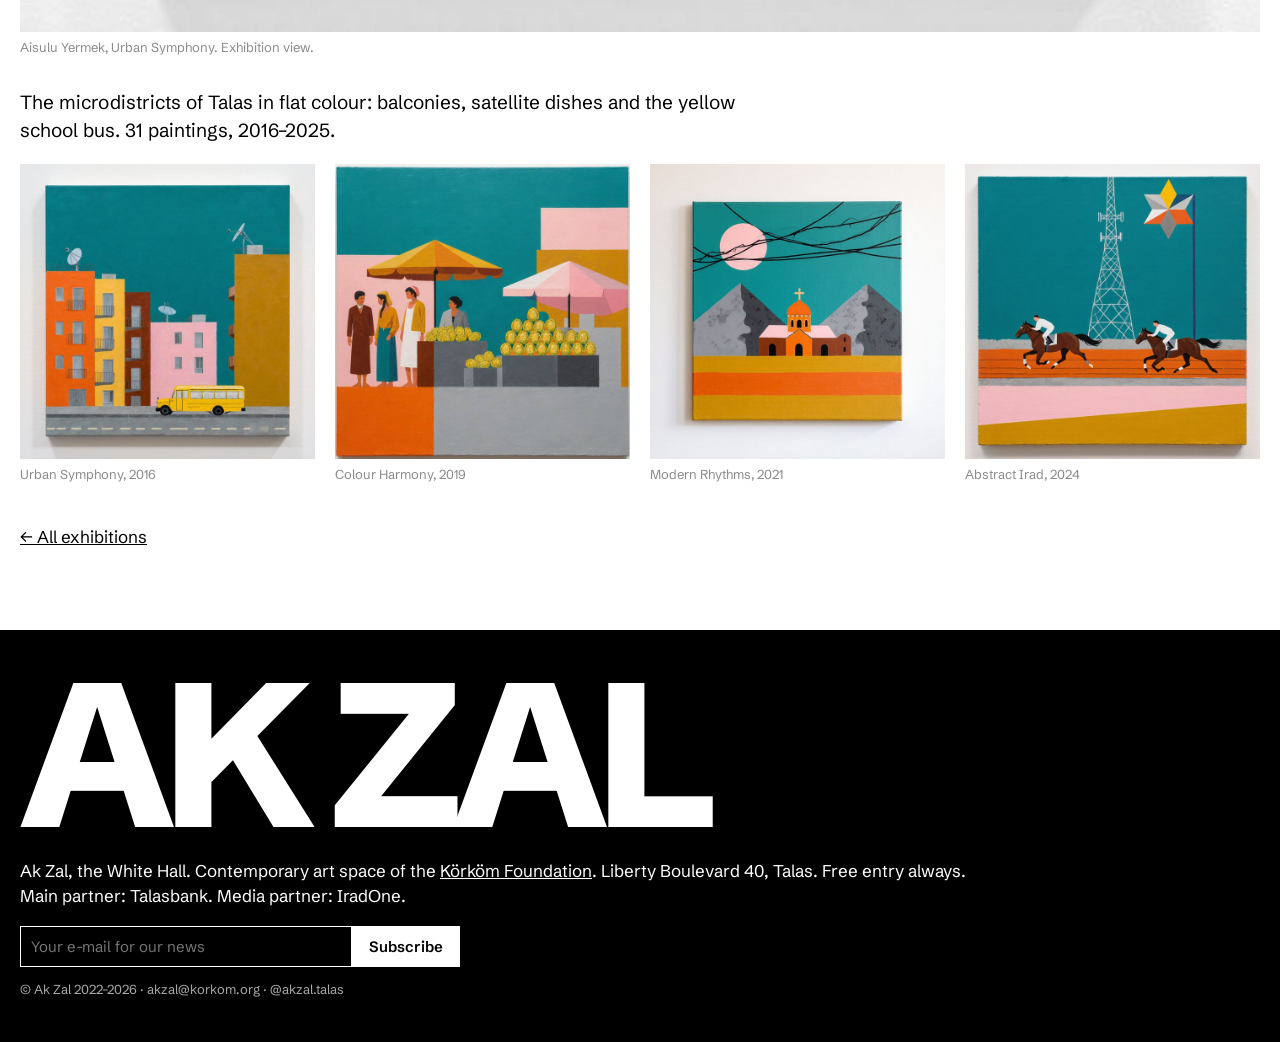
<file: show/urban-symphony.html>
<!DOCTYPE html>
<html lang="en">
<head>
<meta charset="utf-8">
<meta name="viewport" content="width=device-width, initial-scale=1">
<title>Aisulu Yermek: Urban Symphony - AK ZAL</title>
<meta name="description" content="Aisulu Yermek, Urban Symphony, 8 Mar – 20 Jul 2025 at Ak Zal, Talas.">
<link rel="canonical" href="https://akzal.korkom.org/show/urban-symphony.html">
<meta property="og:type" content="website">
<meta property="og:title" content="Aisulu Yermek: Urban Symphony - AK ZAL">
<meta property="og:description" content="Aisulu Yermek, Urban Symphony, 8 Mar – 20 Jul 2025 at Ak Zal, Talas.">
<meta property="og:url" content="https://akzal.korkom.org/show/urban-symphony.html">
<meta property="og:image" content="https://akzal.korkom.org/img/og-image.jpg">
<meta name="twitter:card" content="summary_large_image">
<link rel="icon" href="../favicon.svg" type="image/svg+xml">
<link rel="preconnect" href="https://fonts.googleapis.com">
<link href="https://fonts.googleapis.com/css2?family=Schibsted+Grotesk:wght@400;500;600;800&display=swap" rel="stylesheet">
<link rel="stylesheet" href="../css/site.css">
</head>
<body>
<header><div class="w"><a class="lg" href="../index.html"><svg xmlns="http://www.w3.org/2000/svg" viewBox="0 0 64 64" width="40" height="40"><rect width="64" height="64" fill="#000"/><g fill="#fff" font-family="'Schibsted Grotesk','Arial Black',Arial,sans-serif" font-weight="800" font-size="27" letter-spacing="-1.5"><text x="5" y="29">AK</text><text x="5" y="57">ZAL</text></g></svg></a><nav><a href="../index.html">Exhibitions</a><a href="../visit.html">Visit</a><a href="../about.html">About</a><a href="#">KG</a><a href="#">RU</a></nav></div></header>
<main><div class="w"><p style="margin-top:30px"><small>PAST · 8 Mar – 20 Jul 2025</small></p>
<div class="mega" style="font-size:clamp(54px,12vw,190px)">Urban Symphony</div><p class="big" style="margin-top:14px">Aisulu Yermek</p>
<figure style="margin:30px 0"><img class="bw" src="../img/s-urban-symphony.jpg" alt="Urban Symphony"><figcaption>Aisulu Yermek, Urban Symphony. Exhibition view.</figcaption></figure><div class="text"><p>The microdistricts of Talas in flat colour: balconies, satellite dishes and the yellow school bus. 31 paintings, 2016–2025.</p></div><div class="works"><figure><img src="../img/w-yermek-urban-symphony.jpg" alt="Urban Symphony"><figcaption>Urban Symphony, 2016</figcaption></figure><figure><img src="../img/w-yermek-color-harmony.jpg" alt="Colour Harmony"><figcaption>Colour Harmony, 2019</figcaption></figure><figure><img src="../img/w-yermek-modern-rhythms.jpg" alt="Modern Rhythms"><figcaption>Modern Rhythms, 2021</figcaption></figure><figure><img src="../img/w-yermek-abstract-irad.jpg" alt="Abstract Irad"><figcaption>Abstract Irad, 2024</figcaption></figure></div>
<p style="margin-top:40px"><a href="../index.html">← All exhibitions</a></p></div></main>
<footer><div class="w"><div class="mega">AK ZAL</div>
<p>Ak Zal, the White Hall. Contemporary art space of the <a href="https://korkom.org/">Körköm Foundation</a>. Liberty Boulevard 40, Talas. Free entry always.<br>Main partner: Talasbank. Media partner: IradOne.</p>
<form class="nl" id="nl"><label for="nl-m" style="position:absolute;left:-9999px">E-mail</label><input id="nl-m" type="email" placeholder="Your e-mail for our news" required><button>Subscribe</button></form>
<p id="nlok" hidden>Thank you. Light is coming.</p>
<p style="font-size:13px;color:#aaa">© Ak Zal 2022–2026 · akzal@korkom.org · @akzal.talas</p></div></footer>
<script>
document.getElementById('nl').addEventListener('submit',function(e){e.preventDefault();this.hidden=true;document.getElementById('nlok').hidden=false;});

</script>
</body>
</html>
</file>
<file: css/site.css>
:root{--k:#000;--w:#fff;--g:#8a8a8a;--sans:'Schibsted Grotesk',Helvetica,Arial,sans-serif}
*{box-sizing:border-box}
body{margin:0;background:var(--w);color:var(--k);font:17px/1.5 var(--sans)}
a{color:var(--k)}
a:focus-visible{outline:2px solid var(--k);outline-offset:3px}
.w{padding-left:max(20px,env(safe-area-inset-left,0px));padding-right:max(20px,env(safe-area-inset-right,0px))}
header{position:sticky;top:0;z-index:4;background:var(--w);border-bottom:1px solid var(--k)}
header .w{display:flex;justify-content:space-between;align-items:center;gap:14px;padding-block:10px;flex-wrap:wrap}
header .lg{display:flex;align-items:center;gap:10px;text-decoration:none;font:800 22px/1 var(--sans);letter-spacing:-.04em}
header nav{display:flex;gap:18px;flex-wrap:wrap}
header nav a{text-decoration:none;font-weight:500}
header nav a.on{text-decoration:underline;text-underline-offset:4px}
.mega{font:800 clamp(64px,19vw,300px)/.82 var(--sans);letter-spacing:-.06em;margin:20px 0 0;overflow-wrap:anywhere}
.now{display:grid;grid-template-columns:minmax(0,1fr) minmax(0,1fr);border-top:1px solid var(--k);border-bottom:1px solid var(--k);margin-top:24px}
@media (max-width:760px){.now{grid-template-columns:1fr}}
.now .l{padding:24px 20px;border-right:1px solid var(--k);display:flex;flex-direction:column;justify-content:space-between;gap:30px}
.now .l small{text-transform:uppercase;letter-spacing:.12em;font-size:12px}
.now .l h2{font:800 clamp(40px,6vw,84px)/.9 var(--sans);letter-spacing:-.05em;margin:8px 0}
.now .r{background:#000 center/cover;min-height:420px}
.bw{filter:grayscale(1) contrast(1.15)}
.posters{display:grid;grid-template-columns:repeat(auto-fill,minmax(260px,1fr));gap:0;border-top:1px solid var(--k)}
.poster{border-right:1px solid var(--k);border-bottom:1px solid var(--k);padding:18px;min-height:400px;display:flex;flex-direction:column;justify-content:space-between;text-decoration:none;position:relative;overflow:hidden;color:var(--k)}
.poster.dark{background:var(--k);color:var(--w)}
.poster .bg{position:absolute;inset:0;background:center/cover;opacity:.9}
.poster .tx{position:relative;mix-blend-mode:difference;color:#fff}
.poster.plain .tx{mix-blend-mode:normal;color:inherit}
.poster b{display:block;font:800 clamp(34px,4vw,52px)/.9 var(--sans);letter-spacing:-.05em}
.poster small{font-size:13px;text-transform:uppercase;letter-spacing:.1em}
.text{max-width:760px;font-size:19px}
.big{font:800 clamp(30px,4.6vw,58px)/1 var(--sans);letter-spacing:-.04em;max-width:1100px}
.info{display:grid;grid-template-columns:repeat(auto-fit,minmax(240px,1fr));border-top:1px solid var(--k)}
.info div{padding:18px 20px 24px 0;border-bottom:1px solid var(--k)}
.info b{display:block;text-transform:uppercase;font-size:12px;letter-spacing:.12em;margin-bottom:8px}
.works{display:grid;grid-template-columns:repeat(auto-fit,minmax(260px,1fr));gap:20px}
figure{margin:0}
figure img{width:100%;display:block}
figcaption{font-size:13px;color:var(--g);margin-top:6px}
footer{margin-top:80px;background:var(--k);color:var(--w);padding-block:40px calc(30px + env(safe-area-inset-bottom,0px))}
footer .mega{color:var(--w);margin:0 0 20px;font-size:clamp(64px,16vw,220px)}
footer a{color:var(--w)}
.nl{display:flex;gap:0;max-width:440px;margin-top:14px}
.nl input{flex:1;min-width:0;border:1px solid #fff;background:#000;color:#fff;font:15px var(--sans);padding:10px}
.nl button{border:1px solid #fff;background:#fff;color:#000;font:600 15px var(--sans);padding:10px 16px;cursor:pointer}
</file>
